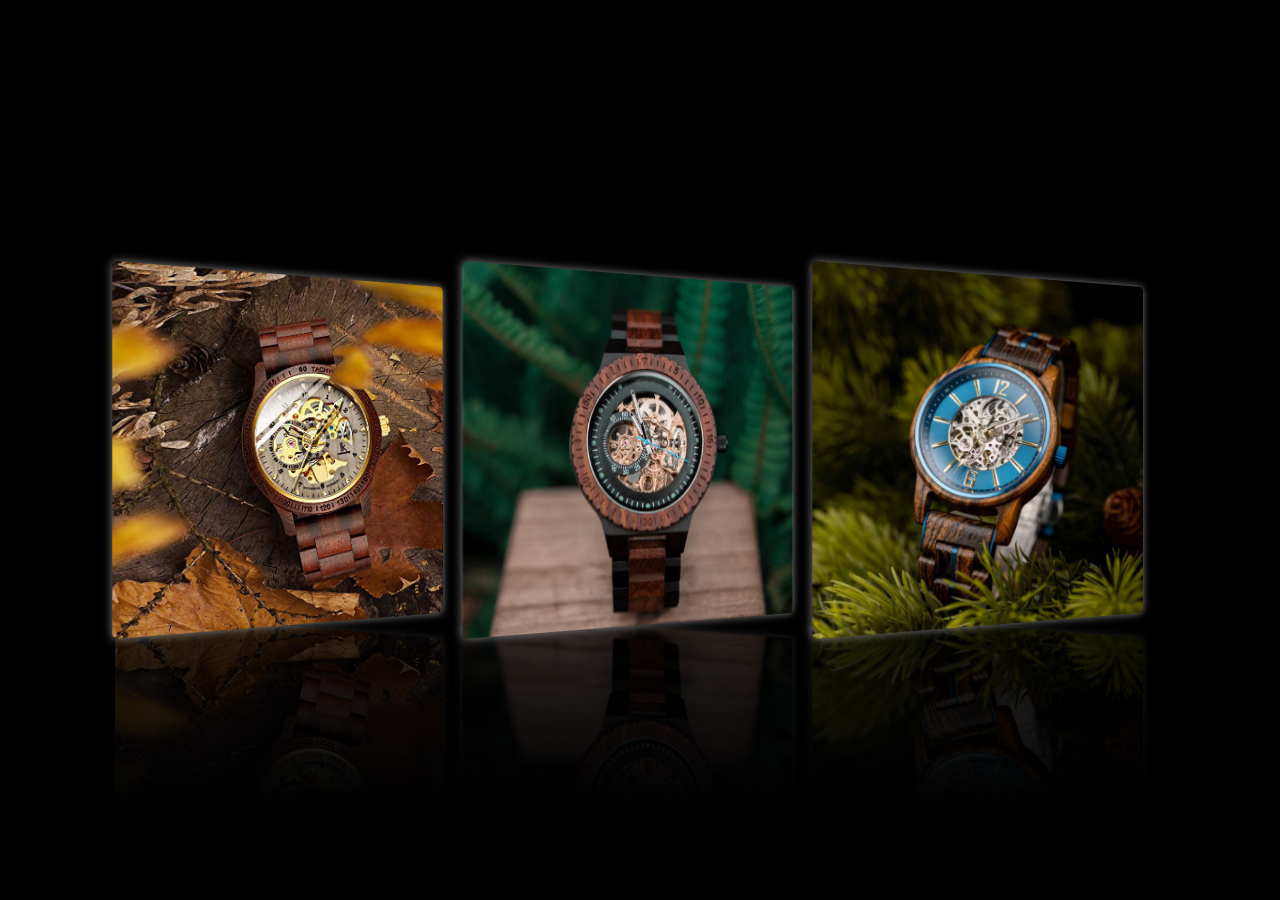
<file: Animations/index.html>
<!DOCTYPE html>
<html lang="en">
<head>
    <meta charset="UTF-8">
    <meta http-equiv="X-UA-Compatible" content="IE=edge">
    <meta name="viewport" content="width=device-width, initial-scale=1.0">
    <title>Document</title>
    <link rel="stylesheet" href="style.css" />
   
  </head>
  <body>
    <div class="container">
        <img src="./image/watch-1.jpg" alt="1">
        <img src="./image/watch-2.webp" alt="2">
        <img src="./image/watch-3.webp" alt="3">
    </div>
    
</body>
</html>
</file>
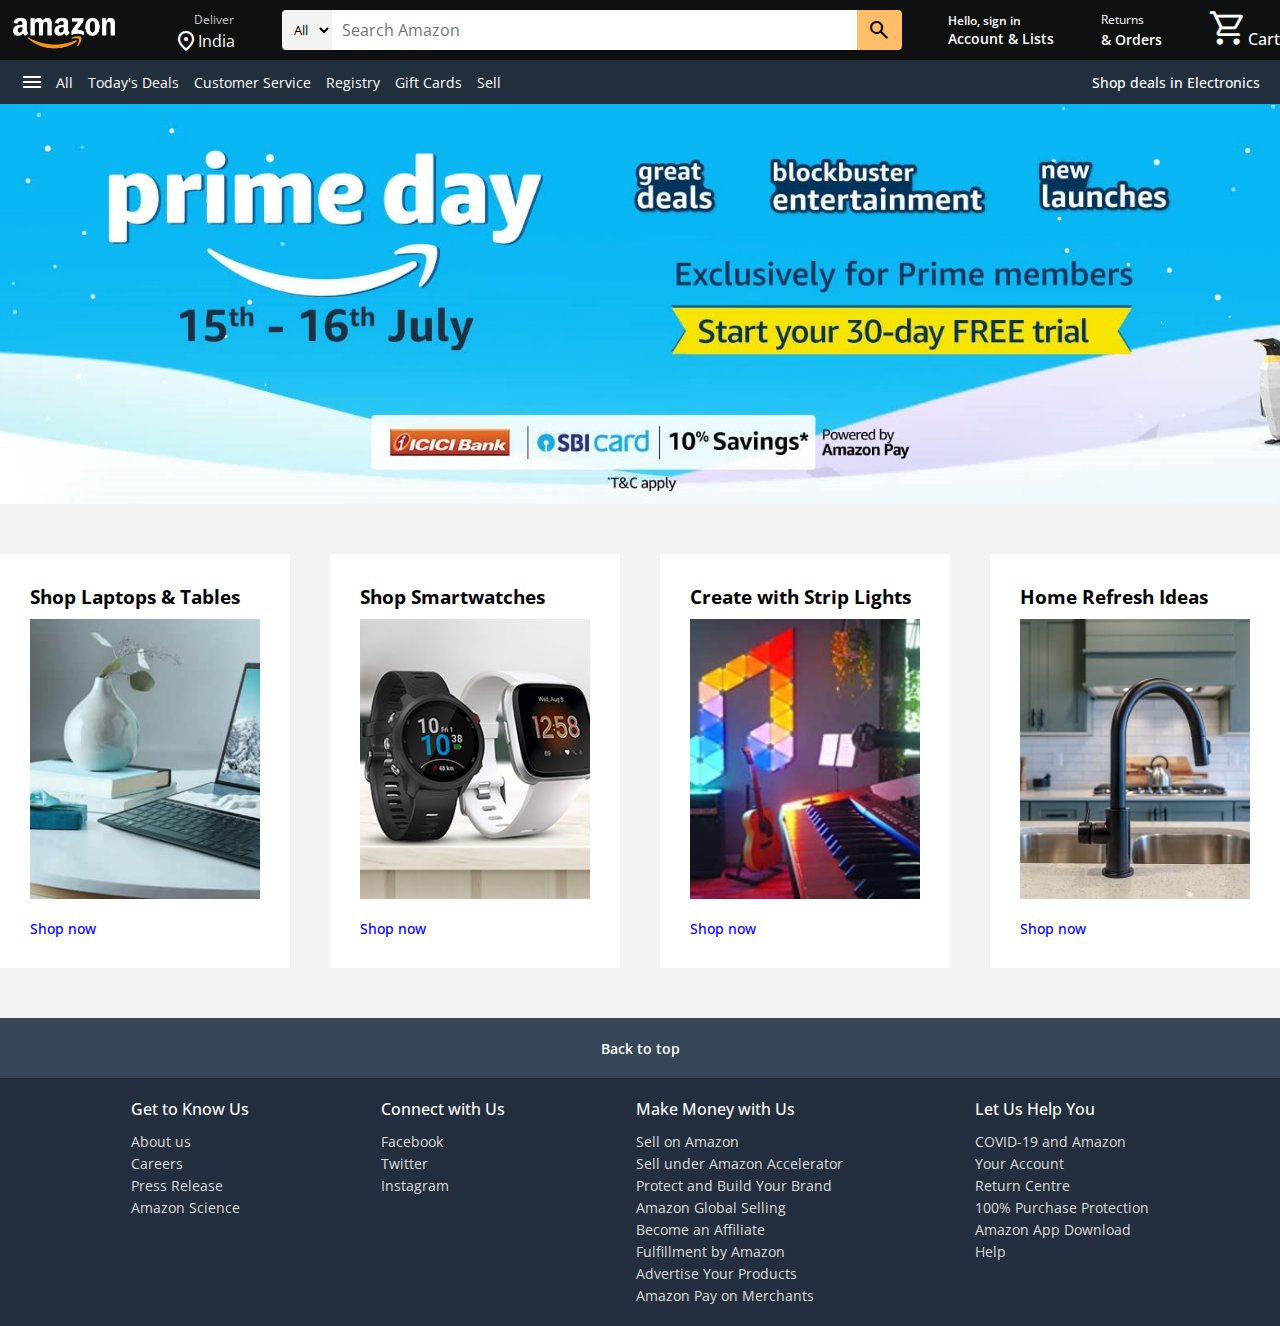
<file: CSS Properties/index.html>
<!DOCTYPE html>
<html lang="en">
<head>
  <meta charset="UTF-8">
  <meta name="viewport" content="width=device-width, initial-scale=1.0">
  <title>Geekster Project</title>
  <link rel="stylesheet" href="style.css">
  <link rel="stylesheet" href="https://fonts.googleapis.com/css2?family=Material+Symbols+Outlined:opsz,wght,FILL,GRAD@20..48,100..700,0..1,-50..200">

  </head>
  <body oncontextmenu="return false;">
    <header>
      <nav class="navbar">
        <div class="nav-logo">
          <a href="#"><img src="image/amazon_logo.png" alt="logo"></a>
        </div>
        <div class="address">
          <a href="#" class="deliver">Deliver</a>
          <div class="map-icon">
            <span class="material-symbols-outlined">location_on</span>
            <a href="#" class="location">India</a>
          </div>
        </div>

        <div class="nav-search">
          <select class="select-search">
            <option>All</option>
            <option>All Categories</option>
            <option>Amazon Devices</option>
          </select>
          <input type="text" placeholder="Search Amazon" class="search-input">
          <div class="search-icon">
            <span class="material-symbols-outlined">search</span>
          </div>
        </div>

        <div class="sign-in">
         <a href="#"> <p>Hello, sign in</p>
          <span>Account &amp; Lists</span></a>
        </div>

        <div class="returns">
          <a href="#"><p>Returns</p>
            <span>&amp; Orders</span></a>
        </div>

        <div class="cart">
          <a href="#">
            <span class="material-symbols-outlined cart-icon">shopping_cart</span>
            </a>
            <p>Cart</p>
        </div>
      </nav>
      
      <div class="banner">
        <div class="banner-content">
          <div class="panel">
            <span class="material-symbols-outlined">menu</span>
            <a href="#">All</a>
          </div>
  
          <ul class="links">
            <li><a href="#">Today's Deals</a></li>
            <li><a href="#">Customer Service</a></li>
            <li><a href="#">Registry</a></li>
            <li><a href="#">Gift Cards</a></li>
            <li><a href="#">Sell</a></li>
          </ul>
          <div class="deals">
            <a href="#">Shop deals in Electronics</a>
          </div>
        </div>
      </div>
    </header>

    <section class="hero-section"></section>

    <section class="shop-section">
      <div class="shop-images">
        <div class="shop-link" data-aos="flip-left" data-aos-duration='900'>
          <h3>Shop Laptops &amp; Tables</h3>
          <img src="image/img-1.png" alt="card">
          <a href="#">Shop now</a>
        </div>
        <div class="shop-link" data-aos="flip-left" data-aos-duration='1000' >
          <h3>Shop Smartwatches</h3>
          <img src="image/img-2.png" alt="card">
          <a href="#">Shop now</a>
        </div>
        <div class="shop-link" data-aos="flip-left" data-aos-duration='1100'>
          <h3>Create with Strip Lights</h3>
          <img src="image/img-3.png" alt="card">
          <a href="#">Shop now</a>
        </div>
        <div class="shop-link" data-aos="flip-left" data-aos-duration='1200'>
          <h3>Home Refresh Ideas</h3>
          <img src="image/img-4.png" alt="card">
          <a href="#">Shop now</a>
        </div>
      </div>
    </section>

    <footer>
      <a href="#" class="footer-title">
        Back to top
      </a>
      <div class="footer-items">
        <ul>
          <h3>Get to Know Us</h3>
          <li><a href="#">About us</a></li>
          <li><a href="#">Careers</a></li>
          <li><a href="#">Press Release</a></li>
          <li><a href="#">Amazon Science</a></li>
        </ul>
        <ul>
          <h3>Connect with Us</h3>
          <li><a href="#">Facebook</a></li>
          <li><a href="#">Twitter</a></li>
          <li><a href="#">Instagram</a></li>
        </ul>
        <ul>
          <h3>Make Money with Us</h3>
          <li><a href="#">Sell on Amazon</a></li>
          <li><a href="#">Sell under Amazon Accelerator</a></li>
          <li><a href="#">Protect and Build Your Brand</a></li>
          <li><a href="#">Amazon Global Selling</a></li>
          <li><a href="#">Become an Affiliate</a></li>
          <li><a href="#">Fulfillment by Amazon</a></li>
          <li><a href="#">Advertise Your Products</a></li>
          <li><a href="#">Amazon Pay on Merchants</a></li>
        </ul>
        <ul>
          <h3>Let Us Help You</h3>
          <li><a href="#">COVID-19 and Amazon</a></li>
          <li><a href="#">Your Account</a></li>
          <li><a href="#">Return Centre</a></li>
          <li><a href="#">100% Purchase Protection</a></li>
          <li><a href="#">Amazon App Download</a></li>
          <li><a href="#">Help</a></li>
        </ul>
      </div>
    </footer>
  </body>
</body>
</html>
</file>
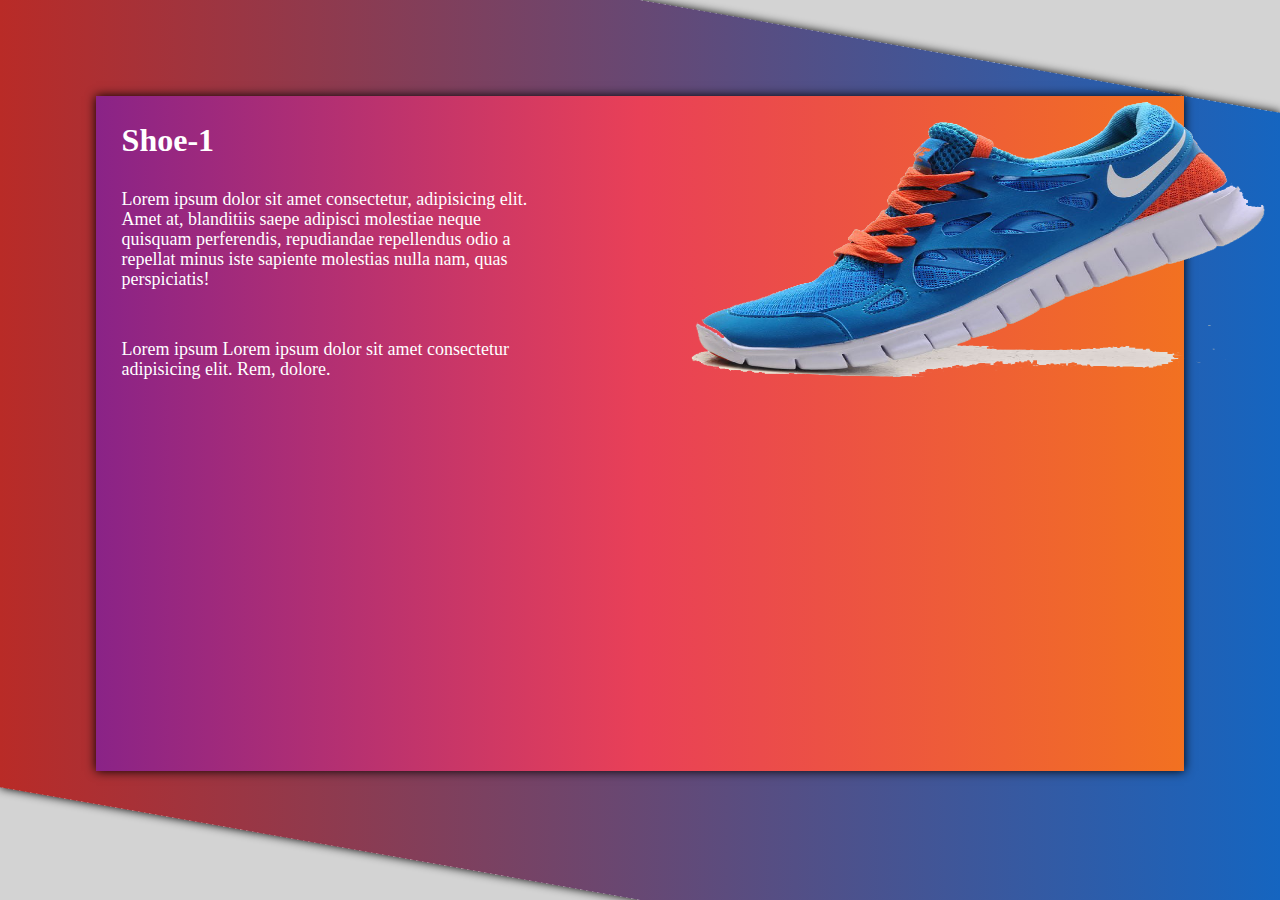
<file: Shoe Page/index.html>
<!DOCTYPE html>
<html lang="en">
  <head>
    <meta charset="UTF-8" />
    <meta http-equiv="X-UA-Compatible" content="IE=edge" />
    <meta name="viewport" content="width=device-width, initial-scale=1.0" />
    <title>Document</title>
    <link rel="stylesheet" href="style.css" />
     
  <script>
    document.onkeydown = function(e) {
if(event.keyCode == 123) {
return false;
}
if(e.ctrlKey && e.shiftKey && e.keyCode == 'I'.charCodeAt(0)){
return false;
}
if(e.ctrlKey && e.shiftKey && e.keyCode == 'J'.charCodeAt(0)){
return false;
}
if(e.ctrlKey && e.keyCode == 'U'.charCodeAt(0)){
return false;
}
}
  </script>
</head>
<body oncontextmenu="return false;">
    <div class="container">
      <div class="shoe" style=" background: linear-gradient(to right, #8a2387, #e94057, #f27121);">
        <div class="des">
          <h1>Shoe-1</h1>
          <p>
            Lorem ipsum dolor sit amet consectetur, adipisicing elit. Amet at,
            blanditiis saepe adipisci molestiae neque quisquam perferendis,
            repudiandae repellendus odio a repellat minus iste sapiente
            molestias nulla nam, quas perspiciatis!
          </p>
          <p>
            Lorem ipsum Lorem ipsum dolor sit amet consectetur adipisicing elit.
            Rem, dolore.
          </p>
        </div>
        <img class="shoe-1" src="shoe-1.png"/>    
      </div>
    </div>
  </body>
</html>
</file>
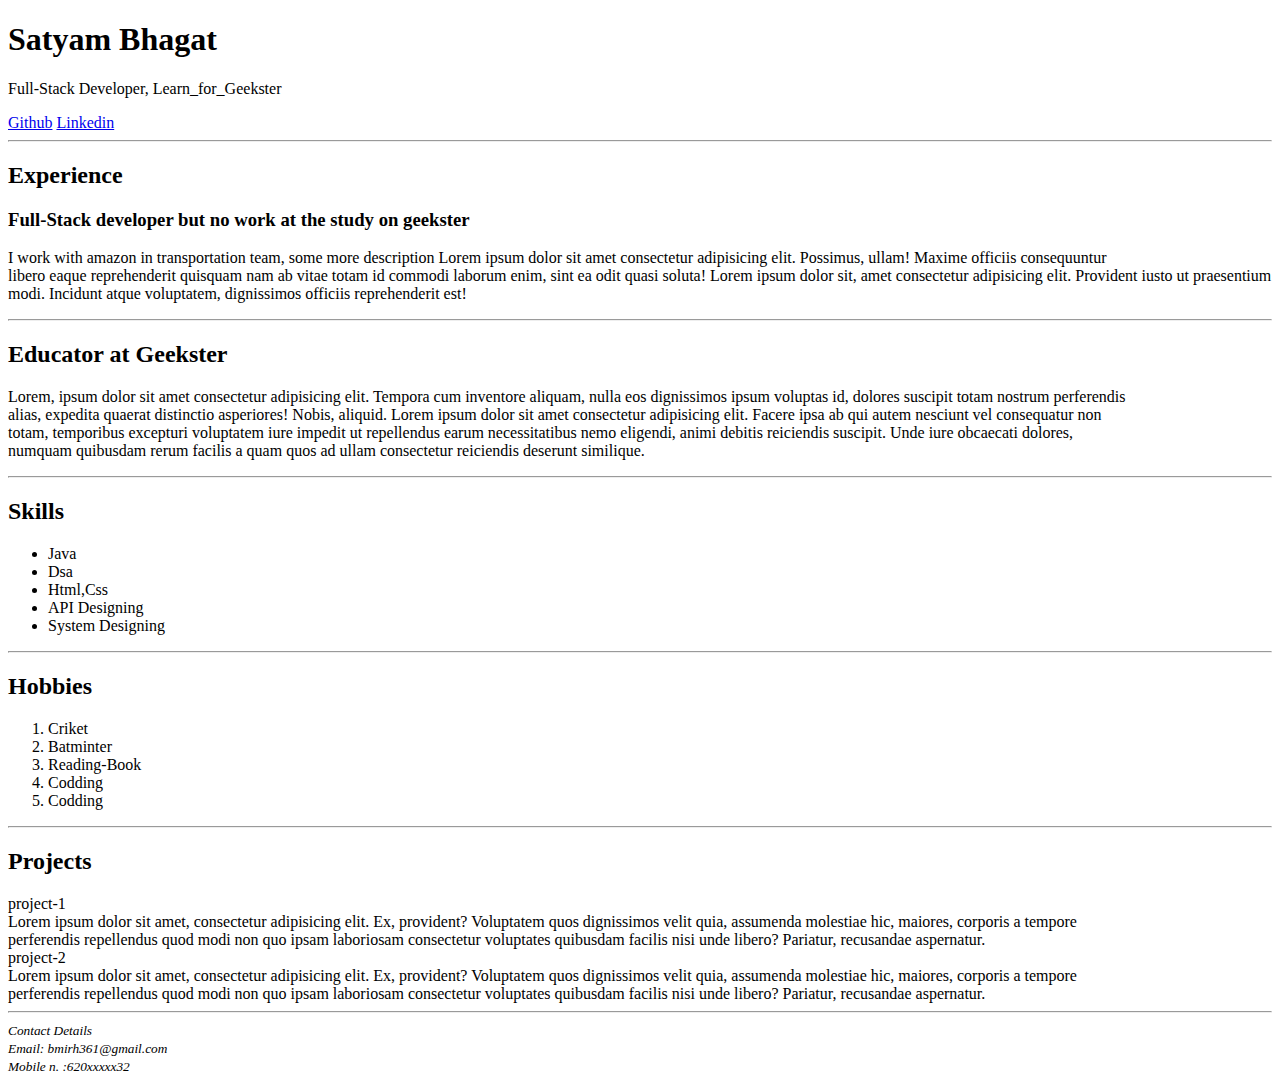
<file: Satyam.html>
<!DOCTYPE html>
<html lang="en">
<head>
    <title>Document</title>
</head>
<body>
    <h1>Satyam Bhagat</h1>
    <p>Full-Stack Developer, Learn_for_Geekster</p>
    <a href="https://github.com/satyam905">Github</a>
    <a href="https://www.linkedin.com/in/satyam-kumar-884579309/">Linkedin</a>
    <hr>
    <h2>Experience</h2>
    <h3>Full-Stack developer but no work at the study on geekster </h3>
    <p> I work with amazon in transportation team, some more description Lorem ipsum dolor sit amet consectetur adipisicing elit. Possimus, ullam! Maxime officiis consequuntur <br>
        libero eaque reprehenderit quisquam nam ab vitae totam id commodi laborum enim, sint ea odit quasi soluta!
        Lorem ipsum dolor sit, amet consectetur adipisicing elit. Provident iusto ut praesentium modi. Incidunt atque voluptatem, dignissimos officiis reprehenderit est!</p>
        <hr>
        <h2>Educator at Geekster</h2>
        <p>Lorem, ipsum dolor sit amet consectetur adipisicing elit. Tempora cum inventore aliquam, nulla eos dignissimos ipsum voluptas id, dolores suscipit totam nostrum perferendis <br>
           alias, expedita quaerat distinctio asperiores! Nobis, aliquid. Lorem ipsum dolor sit amet consectetur adipisicing elit. Facere ipsa ab qui autem nesciunt vel consequatur non <br>
           totam, temporibus excepturi voluptatem iure impedit ut repellendus earum necessitatibus nemo eligendi, animi debitis reiciendis suscipit. Unde iure obcaecati dolores, <br>
           numquam quibusdam rerum facilis a quam quos ad ullam consectetur reiciendis deserunt similique.
               <hr>
    <h2>Skills</h2>
       <ul>
        <li>Java</li>
        <li>Dsa</li>
        <li>Html,Css</li>
        <li>API Designing</li>
        <li>System Designing</li>
       </ul>
       <hr>
       
       <h2>Hobbies</h2>
       <ol>
        <li>Criket</li>
        <li>Batminter</li>
        <li>Reading-Book</li>
        <li>Codding</li>
        <li>Codding</li>
       </ol>
       <hr>
       <h2>Projects</h2>
       project-1 <li>
        Lorem ipsum dolor sit amet, consectetur adipisicing elit. Ex, provident? Voluptatem quos dignissimos velit quia, assumenda molestiae hic, maiores, corporis a tempore <br>
         perferendis repellendus quod modi non quo ipsam laboriosam consectetur voluptates quibusdam facilis nisi unde libero? Pariatur, recusandae aspernatur.

       </li>
       project-2 <li>
        Lorem ipsum dolor sit amet, consectetur adipisicing elit. Ex, provident? Voluptatem quos dignissimos velit quia, assumenda molestiae hic, maiores, corporis a tempore <br>
         perferendis repellendus quod modi non quo ipsam laboriosam consectetur voluptates quibusdam facilis nisi unde libero? Pariatur, recusandae aspernatur.
       </li>
       <hr>
       <address>
        <small>
            Contact Details<br>
            Email: bmirh361@gmail.com <br>
            Mobile n. :620xxxxx32
        </small>
        
     </address>
</body>
</html>
</file>
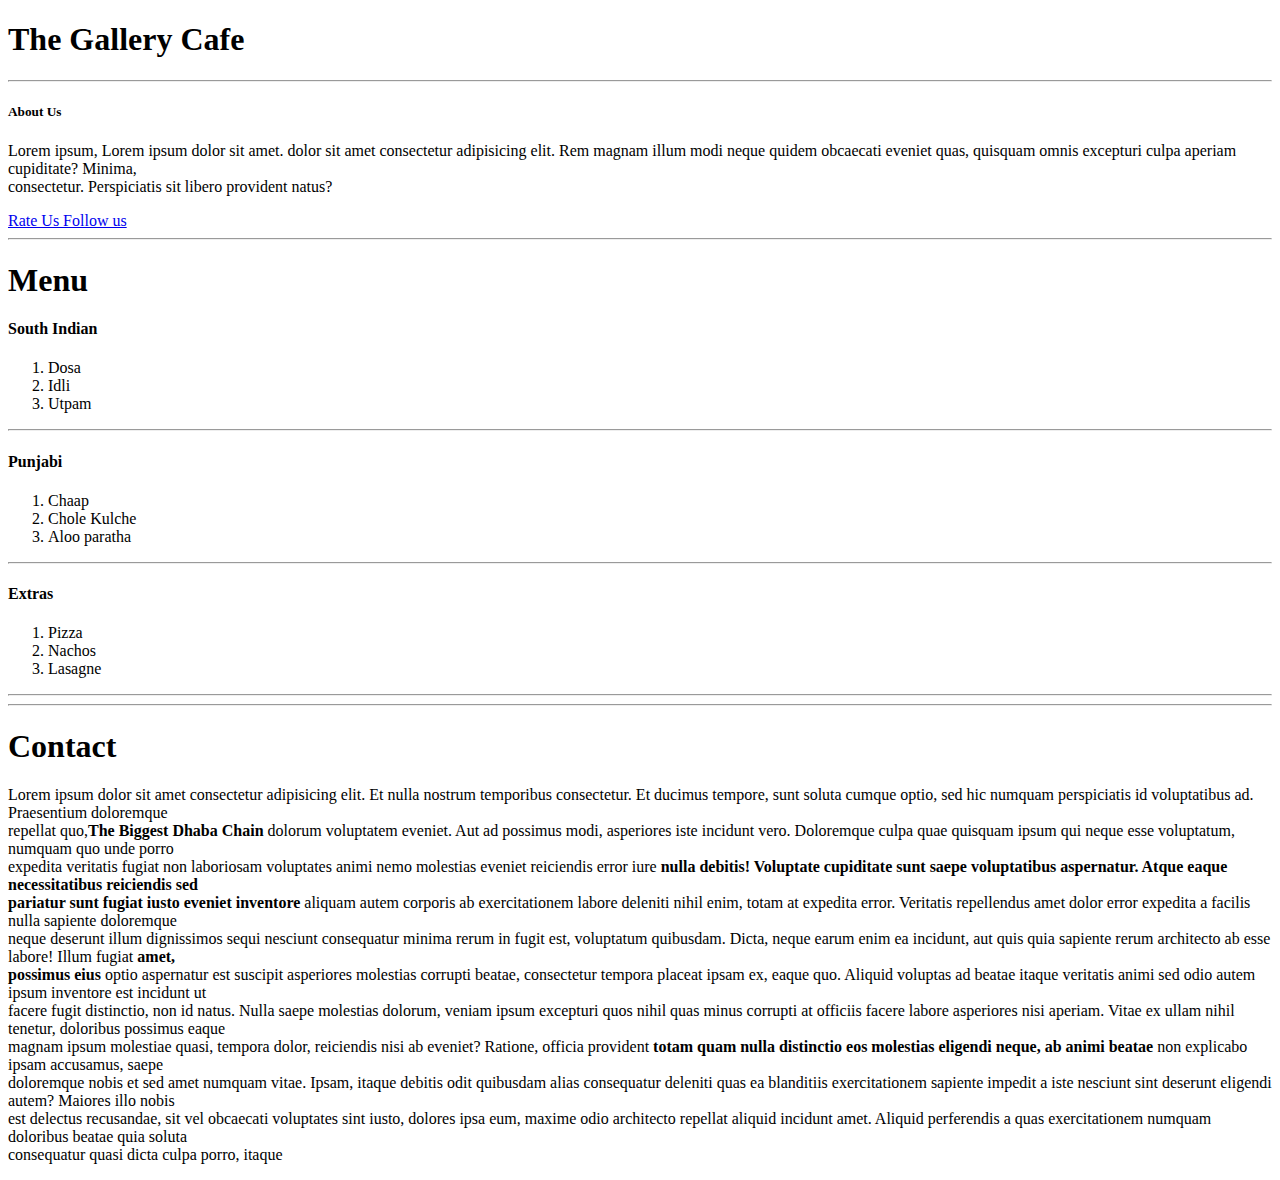
<file: The Gallery Cafe.html>
<!DOCTYPE html>
<html lang="en">
<head>
   <h1>The Gallery Cafe</h1>
   <hr>
   <h5>About Us</h5>
   <p>Lorem ipsum, Lorem ipsum dolor sit amet. dolor sit amet consectetur adipisicing elit.
    Rem magnam illum modi neque quidem obcaecati eveniet quas, quisquam omnis excepturi culpa aperiam cupiditate?
     Minima, <br> consectetur. Perspiciatis sit libero provident natus?</p>
     <a href="Rate Us Follow us">Rate Us Follow us</a>
     <hr>
     <h1>Menu</h1>
     <h4>South Indian</h4>
     <ol>
        <li>Dosa</li>
        <li>Idli</li>
        <li>Utpam</li>
     </ol>
     <hr>
     <h4>Punjabi</h4>
     <ol>
        <li>Chaap</li>
        <li>Chole Kulche</li>
        <li>Aloo paratha</li>
     </ol>
     <hr>
     <h4>Extras</h4>
     <ol>
        <li>Pizza</li>
        <li>Nachos</li>
        <li>Lasagne</li>
     </ol>
     <hr>
     <hr>
     <h1>Contact</h1>
     <p>Lorem ipsum dolor sit amet consectetur adipisicing elit. Et nulla nostrum temporibus consectetur. Et ducimus tempore, sunt soluta cumque optio, sed hic numquam perspiciatis id voluptatibus ad. Praesentium doloremque <br>
         repellat quo,<b>The Biggest Dhaba Chain </b> dolorum voluptatem eveniet. Aut ad possimus modi, asperiores iste incidunt vero. Doloremque culpa quae quisquam ipsum qui neque esse voluptatum, numquam quo unde porro <br>
        expedita veritatis fugiat non laboriosam voluptates animi nemo molestias eveniet reiciendis error iure <b> nulla debitis! Voluptate cupiditate sunt saepe voluptatibus aspernatur. Atque eaque necessitatibus reiciendis sed <br>
        pariatur sunt fugiat iusto eveniet inventore </b> aliquam autem corporis ab exercitationem labore deleniti nihil enim, totam at expedita error. Veritatis repellendus amet dolor error expedita a facilis nulla sapiente doloremque <br>
        neque deserunt illum dignissimos sequi nesciunt consequatur minima rerum in fugit est, voluptatum quibusdam. Dicta, neque earum enim ea incidunt, aut quis quia sapiente rerum architecto ab esse labore! Illum fugiat <b> amet, <br>
        possimus eius </b> optio aspernatur est suscipit asperiores molestias corrupti beatae, consectetur tempora placeat ipsam ex, eaque quo. Aliquid voluptas ad beatae itaque veritatis animi sed odio autem ipsum inventore est incidunt ut <br>
        facere fugit distinctio, non id natus. Nulla saepe molestias dolorum, veniam ipsum excepturi quos nihil quas minus corrupti at officiis facere labore asperiores nisi aperiam. Vitae ex ullam nihil tenetur, doloribus possimus eaque <br>
        magnam ipsum molestiae quasi, tempora dolor, reiciendis nisi ab eveniet? Ratione, officia provident <b> totam quam nulla distinctio eos molestias eligendi neque, ab animi beatae </b> non explicabo ipsam accusamus, saepe <br>
        doloremque nobis et sed amet numquam vitae. Ipsam, itaque debitis odit quibusdam alias consequatur deleniti quas ea blanditiis exercitationem sapiente impedit a iste nesciunt sint deserunt eligendi autem? Maiores illo nobis <br>
        est delectus recusandae, sit vel obcaecati voluptates sint iusto, dolores ipsa eum, maxime odio architecto repellat aliquid incidunt amet. Aliquid perferendis a quas exercitationem numquam doloribus beatae quia soluta <br>
        consequatur quasi dicta culpa porro, itaque</p>
</head>
<body>
    
</body>
</html>
</file>
<file: Animations/style.css>
*{
    margin: 0;
    padding: 0;
    box-sizing: border-box;
}
body{
    display: flex;
    justify-content: center;
    align-items: center;
    background-color: #000;
    min-height: 100vh;
}
.container{
    display: flex;
    width: 1100;
    justify-content: space-between;
    -webkit-box-reflect: below 1px linear-gradient(transparent,transparent,#0004);
}
.container img{
    max-width: 350px;
    transform-origin: center;
    transform: perspective(800px) rotateY(20deg);
    transition: 0.5s;
    box-shadow: 0px 0px 8px grey;
    border-radius: 5px;
}
.container:hover img{
    opacity: 0.3;
}
.container img:hover {
    transform: perspective(800px) rotateY(0deg);
    opacity: 1;
}
</file>
<file: CSS Properties/style.css>
@import url("https://fonts.googleapis.com/css2?family=Open+Sans:wght@200;300;400;500;600;700&display=swap");

* {
  margin: 0;
  padding: 0;
  box-sizing: border-box;
  font-family: "Open Sans", sans-serif;
}

html {
  scroll-behavior: smooth;
}

a {
  text-decoration: none;
  color: #fff;
}

a:hover {
  color: #ddd;
}

/* Header or Navbar */
header {
  width: 100%;
  background-color: #0f1111;
}

.navbar {
  height: 60px;
  display: flex;
  align-items: center;
  justify-content: space-between;
  cursor: pointer;
  color: #fff;
  max-width: 1280px;
  margin: 0 auto;
}

.nav-logo img {
  margin-top: 10px;
  width: 128px;
}

.address .deliver {
  margin-left: 20px;
  font-size: 0.75rem;
  color: #ccc;
}

.address .map-icon {
  display: flex;
  align-items: center;
}


.nav-search {
  display: flex;
  justify-content: space-evenly;
  max-width: 620px;
  width: 100%;
  height: 40px;
  border-radius: 4px;
}

.select-search {
  background: #f3f3f3;
  width: 50px;
  text-align: center;
  border-top-left-radius: 4px;
  border-bottom-left-radius: 4px;
  border: none;
}

.search-input {
  max-width: 600px;
  width: 100%;
  font-size: 1rem;
  border: none;
  outline: none;
  padding-left: 10px;
}

.search-icon {
  max-width: 45px;
  width: 100%;
  display: flex;
  justify-content: center;
  align-items: center;
  font-size: 1.2rem;
  background: #febd68;
  color: #000;
  cursor: pointer;
  border-top-right-radius: 4px;
  border-bottom-right-radius: 4px;
}

.sign-in p,
.returns p {
  font-size: 0.75rem;
}

.sign-in,
.returns span {
  font-size: 0.875rem;
  font-weight: 600;
}

.cart {
  display: flex;
}

.cart .cart-icon {
  font-size: 2.5rem
}

.cart p {
  margin-top: 20px;
  font-weight: 500;
}

.banner {
  padding: 10px 20px;
  background: #222f3d;
  color: #fff;
  font-size: 0.875rem;
}

.banner-content {
  margin: 0 auto;
  max-width: 1280px;
  display: flex;
  align-items: center;
  justify-content: space-between;
}

.panel {
  max-width: 1280px;
  display: flex;
  align-items: center;
  gap: 5px;
  cursor: pointer;
}

.panel span {
  margin-right: 7px;
}

.links {
  display: flex;
  align-items: center;
  list-style: none;
  gap: 15px;
  flex-grow: 1;
  margin-left: 15px;
}

.links a {
  padding: 10px 0;
}

.deals a {
  font-size: 0.9rem;
  font-weight: 500;
  white-space: nowrap;
}

/* Hero Section */
.hero-section {
  height: 400px;
  background-image: url("image/hero-img.jpg");
  background-position: center;
  background-size: cover;
}

/* Shop Section */
.shop-section {
  display: flex;
  align-items: center;
  flex-direction: column;
  background-color: #f3f3f3;
  padding: 50px 0;
}

.shop-images {
  display: grid;
  grid-template-columns: repeat(auto-fit, minmax(250px, 1fr));
  gap: 40px;
  max-width: 1280px;
  width: 100%;
  overflow: hidden;
}

.shop-link {
  background-color: #fff;
  padding: 30px;
  display: flex;
  cursor: pointer;
  flex-direction: column;
  white-space: nowrap;
  transform: scale(1);
  transition: transform 0.7s ease-in-out;
}

.shop-link:hover{
  transform: scale(1.1);
}


.shop-link img {
  width: 100%;
  height: 280px;
  object-fit: cover;
  margin-bottom: 10px;
}

.shop-link h3 {
  margin-bottom: 10px;
}

.shop-link a {
  display: inline-block;
  margin-top: 10px;
  font-size: 0.9rem;
  color: blue;
  font-weight: 500;
  transition: color 0.3s ease;
}

.shop-link:hover a {
  color: #c7511f;
  text-decoration: underline;
}

/* Footer */
.footer-title {
  display: flex;
  align-items: center;
  justify-content: center;
  background-color: #37475a;
  color: #fff;
  font-size: 0.875rem;
  font-weight: 600;
  height: 60px;
}

.footer-items {
  display: flex;
  justify-content: space-evenly;
  width: 100%;
  margin: 0 auto;
  background: #232f3e;
}

.footer-items h3 {
  font-size: 1rem;
  font-weight: 500;
  color: #fff;
  margin: 20px 0 10px 0;
}

.footer-items ul {
  list-style: none;
  margin-bottom: 20px;
}

.footer-items li a {
  color: #ddd;
  font-size: 0.875rem;
}

.footer-items li a:hover {
  text-decoration: underline;
}
</file>
<file: Shoe Page/style.css>
* {
  margin: 0;
  padding: 0;
  box-sizing: border-box;
}
body {
  background-color: lightgrey;
}
.container {
  width: 100%;
  height: 100vh;
  position: relative;
  overflow: hidden;
}
.container::after{
content: "";
position: absolute;
inset: 0;
transform: skewY(10deg);
background: linear-gradient(to right, #b92b27, #1565c0);
z-index: -1;
box-shadow: 0px 0px 10px black ;
}
.shoe {
  width: 85%;
  height: 75%;
  padding: 2%;
  margin: auto;
  margin-top: 7.5%;
  box-shadow: 0px 0px 10px black ;
}
.des {
  max-width: 40%;
  color: white;
}
.des > h1 {
  font-size: xx-large;
  margin-bottom: 30px;
}
.des > p {
  font-size: large;
  margin-bottom: 50px;
  line-height: 20px;
}
.shoe-1 {
  position: absolute;
  right: 0px;
  top: 10%;
  width: 600px;
  height: 300px;
}
.shoe-1:hover{
  right: 0px;
  top: 15px;
  width: 900px;
  height: 600px;
}
</file>
